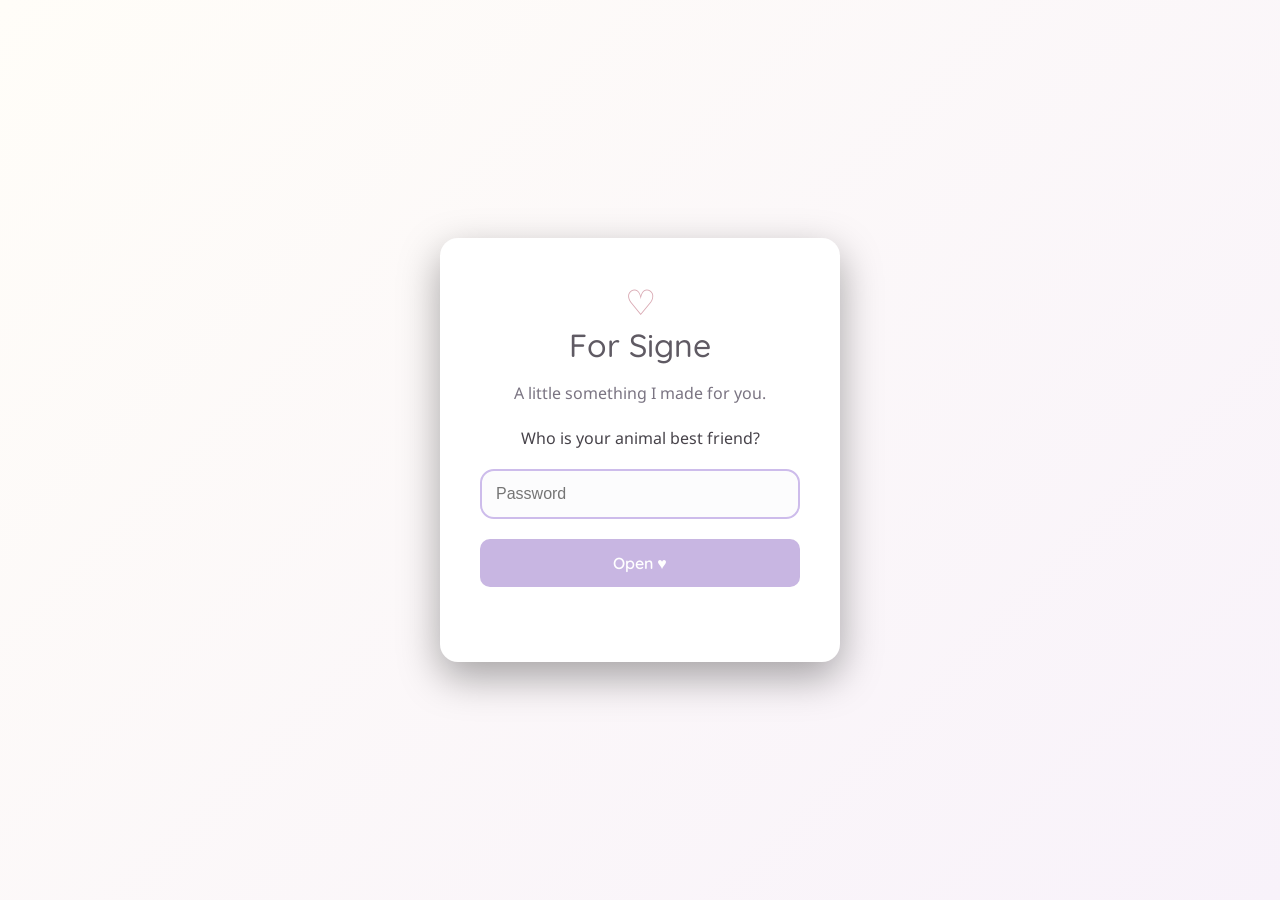
<file: index.html>
<!DOCTYPE html>
<html lang="en">

<head>
    <meta charset="UTF-8">

    <meta name="viewport" content="width=device-width, initial-scale=1.0">

    <title>For Signe ♥️</title>

    <link rel="preconnect" href="https://fonts.googleapis.com">

    <link rel="preconnect" href="https://fonts.gstatic.com" crossorigin>

    <link href="https://fonts.googleapis.com/css2?family=Quicksand:wght@300..700&display=swap" rel="stylesheet">
    <link
        href="https://fonts.googleapis.com/css2?family=Noto+Sans+Georgian:wght@100..900&family=Quicksand:wght@300..700&display=swap"
        rel="stylesheet">


    <link rel="stylesheet" href="style.css">

</head>

<body>

    <div id="login-container">

        <div class="heart">
            ♡
        </div>

        <h1>For Signe</h1>

        <p>A little something I made for you.</p>
        Who is your animal best friend?
        </p>

        <input type="password" id="password" placeholder="Password">

        <button id="login-button">

            Open ♥️

        </button>

        <p id="message"></p>

    </div>

    <div id="website-content">

        <header class="site-header">
            <button id="home-button" class="home-button" type="button" aria-label="Return to home">⌂ Home</button>
            <span class="site-header-title">Our Little Story ♥️</span>
        </header>

        <main id="home-page" class="app-page active">
            <section id="home-reunion" aria-labelledby="reunion-heading">
                <div class="home-reunion-card">
                    <div class="heart">♥️</div>
                    <h1 id="reunion-heading">Until We Are Together Again</h1>
                    <p class="reunion-date">Next reunion: November 15, 2026 🇨🇴</p>
                    <div class="countdown-section">
                        <div id="countdown">
                            <div class="time-box">
                                <span id="days">0</span>
                                <small>Days</small>
                            </div>
                            <div class="time-box">
                                <span id="hours">0</span>
                                <small>Hours</small>
                            </div>
                            <div class="time-box">
                                <span id="minutes">0</span>
                                <small>Minutes</small>
                            </div>
                            <div class="time-box">
                                <span id="seconds">0</span>
                                <small>Seconds</small>
                            </div>
                        </div>
                    </div>
                </div>
            </section>

            <section class="home-card">
                <div class="heart">♥️</div>
                <h1>Our Little Story</h1>
                <p>Memories, songs, and little pieces of us. Choose a page to revisit.</p>

                <nav class="home-grid" aria-label="Explore our memories">
                    <button class="home-tile" type="button" data-page="letter-page">
                        <span class="tile-icon">💌</span>
                        <span class="tile-title">Letters &amp; Little Reminders</span>
                        <span class="tile-description">Notes, letters, and things to remember</span>
                    </button>
                    <button class="home-tile" type="button" data-page="puzzle-page">
                        <span class="tile-icon">🧩</span>
                        <span class="tile-title">Uncover a Memory</span>
                        <span class="tile-description">Put the pieces together</span>
                    </button>
                    <button class="home-tile" type="button" data-page="music-page">
                        <span class="tile-icon">🎵</span>
                        <span class="tile-title">Songs That Remind Me of You</span>
                        <span class="tile-description">The stories behind our songs</span>
                    </button>
                    <button class="home-tile" type="button" data-page="memory-page">
                        <span class="tile-icon">📷</span>
                        <span class="tile-title">Memory Lane</span>
                        <span class="tile-description">Favorite photos of us</span>
                    </button>
                    <button class="home-tile" type="button" data-page="final-page">
                        <span class="tile-icon">💌</span>
                        <span class="tile-title">A Note for You</span>
                        <span class="tile-description">A little message from me</span>
                    </button>
                    <button class="home-tile" type="button" data-page="adventures-page">
                        <span class="tile-icon">✈️</span>
                        <span class="tile-title">Our Adventures</span>
                        <span class="tile-description">Memories from the places we've shared</span>
                    </button>
                </nav>
            </section>
        </main>

        <div id="letter-page" class="app-page">

            <div class="letter-card">

                <h1>Letters &amp; Little Reminders ♥️</h1>
                <p class="letters-intro">Little notes, letters, and the moments I want you to remember.</p>
                <div id="letter-list" aria-label="Letters and reminders"></div>

                <button id="continue-button">Continue →</button>


            </div>

        </div>

        <div id="puzzle-page" class="app-page">

            <div class="puzzle-card">

                <h1>
                    A memory waiting to be uncovered ♥️
                </h1>


                <p>
                    Put the pieces together. A new photo appears each time.
                </p>


                <div id="puzzle-container">

                </div>

                <p id="puzzle-message"></p>

                <button id="puzzle-button">
                    Continue →
                </button>

            </div>

        </div>

        <div id="music-page" class="app-page">

            <div class="music-card">

                <h1>Songs That Remind Me of You ♥️</h1>

                <p class="music-intro">
                    Some remind me of you.
                    Others remind me of memories we've already made.
                <div id="songs">

                </div>

                <button id="music-continue">
                    Continue →
                </button>

            </div>

        </div>

        <div id="memory-page" class="app-page">

            <div class="memory-card">

                <div class="heart">
                    ♥️
                </div>


                <h1>
                    A Trip Down Memory Lane
                </h1>


                <p class="memory-intro">
                    My favorite photos of us.
                    <br>
                    Little moments that I will always cherish.
                </p>


                <div id="photo-gallery">

                </div>


                <button id="photo-continue">
                    Continue →
                </button>


            </div>

        </div>

        <div id="adventures-page" class="app-page">

            <div class="final-card adventures-card">

                <div class="heart">
                    ♥️
                </div>

                <h1>
                    Adventures We've Shared
                </h1>

                <section class="adventures-section" aria-labelledby="adventures-heading">
                    <h2 id="adventures-heading">Our memories together ♥️</h2>
                    <div id="adventure-list">
                    </div>
                </section>
            </div>
        </div>

        <div id="final-page" class="app-page">
            <div class="final-card">
                <div class="heart">♥️</div>
                <h1>A Note for You</h1>

                <p id="final-message">

                </p>


                <button id="restart-button">
                    Replay our Story ♥️
                </button>

            </div>

        </div>

    </div>

    <script src="script.js"></script>

</body>

</html>
</file>
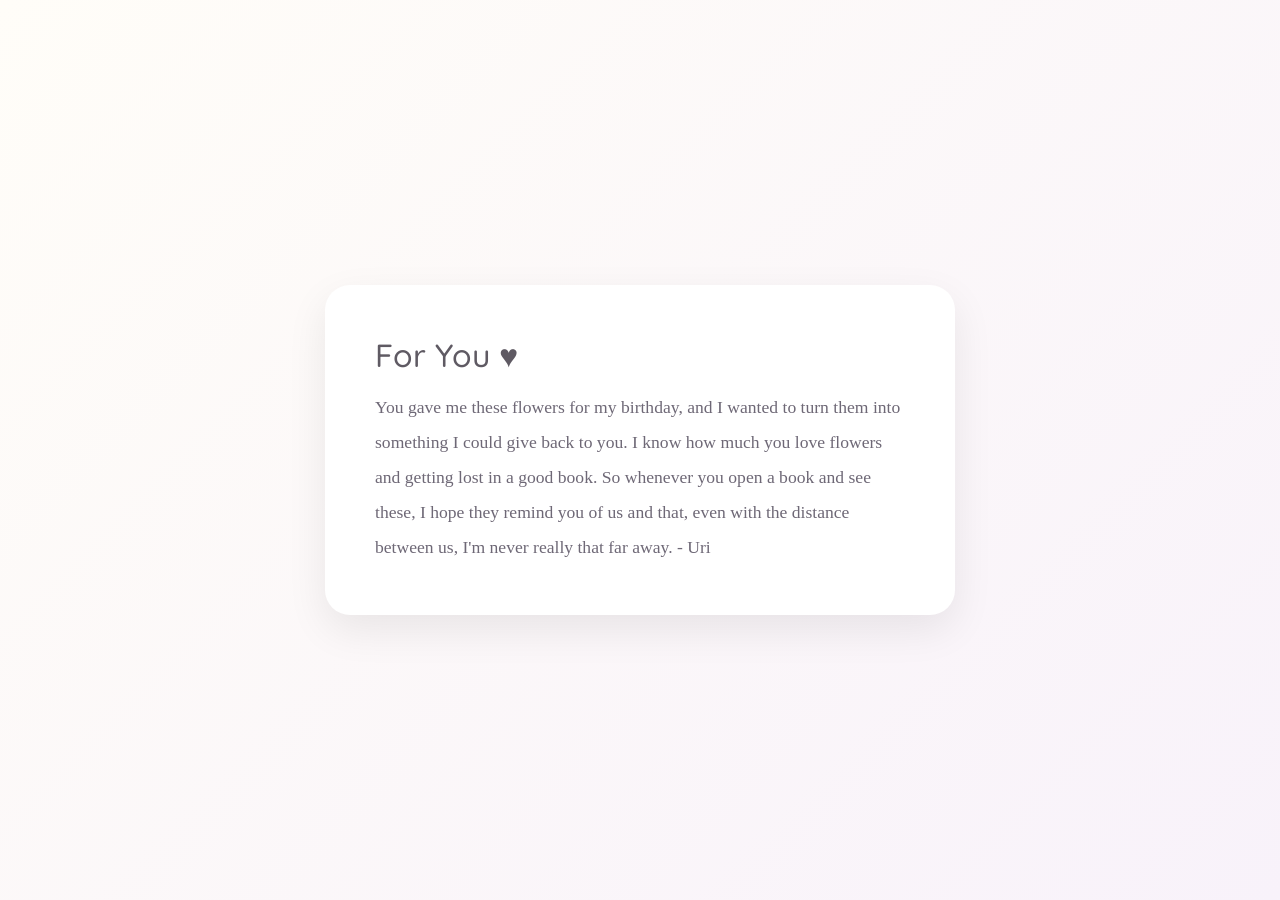
<file: letter.html>
<!DOCTYPE html>
<html lang="en">

<head>

    <meta charset="UTF-8">

    <meta name="viewport" content="width=device-width, initial-scale=1.0">

    <title>For Signe ♥️</title>

    <link rel="preconnect" href="https://fonts.googleapis.com">

    <link rel="preconnect" href="https://fonts.gstatic.com" crossorigin>

    <link href="https://fonts.googleapis.com/css2?family=Quicksand:wght@300..700&display=swap" rel="stylesheet">
    <link
        href="https://fonts.googleapis.com/css2?family=Noto+Sans+Georgian:wght@100..900&family=Quicksand:wght@300..700&display=swap"
        rel="stylesheet">

    <link rel="stylesheet" href="style.css?v=1.1">

</head>


<body>

    <div id="secret-letter-page">

        <div class="secret-letter-card">

            <div class="heart">
            </div>

            <h1>
                For You ♥️
            </h1>

            <div id="secret-letter-text">

                You gave me these flowers for my birthday,
                and I wanted to turn them into something I could give back to you.

                I know how much you love flowers and getting lost in a good book.
                So whenever you open a book and see these, I hope they remind you of us and that,
                even with the distance between us, I'm never really that far away.

                - Uri

            </div>

        </div>

    </div>

</body>

</html>
</file>
<file: style.css>
/* Reset some default browser spacing */
* {
    margin: 0;
    padding: 0;
    box-sizing: border-box;
}

/* Center everything on the page */
body {
    background: linear-gradient(
        135deg,
        #FFFDF8,
        #F8F2FA
    );

    color: #47434A;

    font-family: "Noto Sans Georgian", serif;

    display: flex;
    justify-content: center;
    align-items: center;

    min-height:100vh;

    overflow-x:hidden;
}

/* Login box */
#login-container {

    width: 90%;

    max-width: 400px;

    background: #FFFFFF;

    padding: 40px;

    border-radius: 18px;

    text-align: center;

    box-shadow: 0 15px 40px rgba(0,0,0,.35);

    transition: opacity .8s ease;

    animation: fadeIn 1.2s ease;


}

.heart {

    font-size: 35px;

    color: #D8A7B1;


}
/* Main title */
h1 {

    color: #5f5a63;

    margin-bottom: 15px;

    font-family: "Quicksand", sans-serif;

    font-size: 2rem;

    font-weight: 500;

}

/* Small text */
p {

    margin-bottom: 20px;

    color: #7A7482;

    line-height: 1.7;

}

/* Password field */
input {

    width: 100%;

    padding: 14px;

    background: #FCFCFD;

    border: 2px solid #E8E4EE;

    border-radius: 14px;

    border-color: #CDBCEB;

    font-size: 16px;

    margin-bottom: 20px;

}

/* Button */
button {

    width: 100%;

    margin-bottom: 15px;

    padding: 14px;

    border: none;

    border-radius: 10px;

    background: #C8B6E2;

    color: white;

    font-family: "Quicksand", sans-serif;
    
    font-weight: 600;

    font-size: 16px;

    cursor: pointer;

    transition: .3s ease;

}

/* Button hover effect */
button:hover {

    background: #BFA7D9;

    transform: scale(1.02); 
    transform: translateY(-2px);

}

#message{

    color: rgb(226, 91, 91);

}

#website-content{
    display: none;

    opacity: 0;

    transform: translateY(10px);

    transition: opacity .9s ease, transform .9s ease;

}

#website-content.visible{
    display: block;
    opacity: 1;
    transform: translateY(0);
}

.hidden {
    opacity: 0;
    pointer-events: none;
}

.visible {
    opacity: 1;
}

#letter-page {

    min-height: 100vh;

    display: flex;

    justify-content: center;

    align-items: center;

    transition: opacity .9s ease, transform .9s ease;

}


.letter-card {

    background: #FFFFFF;

    width: 90%;

    max-width: 800px;

    padding: 35px;

    border-radius: 25px;

    box-shadow:
        0 15px 40px rgba(0,0,0,0.08);

    text-align: center;

}


#letter-list {
    display: grid;
    gap: 14px;
    margin: 24px 0;
    text-align: left;
}

.letters-intro {
    margin-top: 10px;
    color: #6E6876;
}

#puzzle-page {

    display: none;

    opacity: 0;

    width: 100%;

    min-height: 100vh;

    justify-content: center;

    align-items: center;

    transition: opacity .9s ease, transform .9s ease;

}

#puzzle-page.visible{

    opacity: 1;

    transform: translateY(0);

}

.puzzle-card {

    background: white;

    width: 90%;

    max-width: 650px;

    padding: 50px;

    border-radius: 25px;

    box-shadow:
    0 15px 40px rgba(0,0,0,.08);

    text-align:center;

}

#puzzle-message {

    display: none;

    opacity: 0;

    transition: opacity 1s ease;

}

#puzzle-message.visible {

    display: block;

    opacity: 1;

}

#puzzle-container {

    display: grid;

    grid-template-columns:
        repeat(3, var(--piece-width));

    grid-template-rows:
        repeat(3, var(--piece-height));

    gap: 5px;

    justify-content: center;

    padding: 10px;

    background: #FFFDF8;

    border-radius: 20px;

}

:root {

    --piece-width: min(28vw, 150px);
    --piece-height: calc(var(--piece-width) * 4 / 3);

}

.piece {

    width: var(--piece-width);

    height: var(--piece-height);

    background-size:
        calc(var(--piece-width) * 3)
        calc(var(--piece-height) * 3);

    cursor: pointer;

    border-radius: 12px;

    transition:
        transform .25s ease,
        box-shadow .25s ease;

}


/* Selected piece */

.piece.selected {

    transform:
        scale(1.08)
        translateY(-12px)
        rotate(2deg);

    box-shadow:
        0 15px 30px rgba(0,0,0,.15);

}

#continue-button {

    opacity: 0;

    pointer-events: none;

    transition: .3s ease opacity 2s ease;

}

/* Music Page */

#music-page{

    display:none;

    opacity:0;

    margin-top: 5vh;

    text-align: center;

    width:100%;

    min-height:100vh;

    justify-content:center;

    align-items:center;

    padding:20px;

    transition:opacity .9s ease;

}

#music-page.visible{

    display:flex;

    opacity:1;

}

.music-card {

    background:white;

    width:90%;

    max-width:800px;

    padding:50px;

    border-radius:25px;

    box-shadow:
        0 15px 40px rgba(0,0,0,.08);

    text-align:center;

}

.song{

    background:#FCFAFD;

    border-radius:20px;

    padding:25px;

    margin:30px 0;

    box-shadow:
        0 10px 20px rgba(0,0,0,.08);

    transition:
        transform .25s ease,
        box-shadow .25s ease;

}

.song iframe {

    width:100%;

    border-radius:12px;

    margin:15px 0;

}

.song:hover{

    transform:translateY(-5px);

    box-shadow:
        0 20px 40px rgba(0, 0, 0, 0.14);

}

#song-message{
    color: #5f5a63;
    font-size: medium;

    text-align: center;

    margin-top: 5px;

    margin-bottom: 0px;
}

.song-title {

    font-family:"Quicksand", sans-serif;

    color:#5f5a63;

    margin-bottom:5px;

}


.artist {

    color:#A79EAE;

    font-size:.9rem;

    margin-bottom: 5px;

}

#memory-page {

    display:none;

    opacity:0;

    width:100%;

    min-height:100vh;

    justify-content:center;

    align-items:center;

    padding:20px;

    transition:
        opacity .9s ease;

}


#memory-page.visible {

    display:flex;

    opacity:1;

}



.memory-card {

    background:white;

    width:90%;

    max-width:800px;

    padding:50px;

    border-radius:25px;

    box-shadow:
        0 15px 40px rgba(0,0,0,.08);

    text-align:center;

}

#photo-gallery {

    display:grid;

    grid-template-columns:
        repeat(2,1fr);

    gap:25px;

    margin:40px 0;

}

.photo-card {

    background:#FCFAFD;

    padding:15px;

    border-radius:15px;

}


.photo-card img {

    width:100%;

    border-radius:12px;

    display:block;

}


.photo-card p {

    margin-top:15px;

    font-family:Georgia,serif;

    font-size:.95rem;

}

#final-page {

    display:none;

    opacity:0;

    width:100%;

    min-height:100vh;

    justify-content:center;

    align-items:center;

    transition:
        opacity .9s ease;

}


#final-page.visible {

    display:flex;

    opacity:1;

}



.final-card {

    background:white;

    width:90%;

    max-width:700px;

    padding:60px 50px;

    border-radius:25px;

    box-shadow:
        0 15px 40px rgba(0,0,0,.08);

    text-align:center;

}



.final-card h1 {

    margin-bottom:30px;

}



#final-message {

    font-family:Georgia, serif;

    color:#6E6876;

    font-size:1.15rem;

    line-height:2;

    min-height:180px;

}

.countdown-section{

    margin:0px 0 30px;

    text-align:center;

}

.adventures-section {
    margin: 0 0 30px;
}

.adventures-section h2 {
    margin-bottom: 16px;
    color: #5f5a63;
    font-family: "Quicksand", sans-serif;
    font-size: 1.35rem;
    font-weight: 600;
}

.archive-entry-card {
    width: 100%;
    max-width: 760px;
    margin: 0 auto;
    padding: 0;
    background: #FCFAFD;
    border-radius: 18px;
    box-shadow: 0 8px 20px rgba(0,0,0,.06);
    overflow: hidden;
}

.archive-entry-toggle {
    display: flex;
    align-items: center;
    justify-content: space-between;
    gap: 16px;
    width: 100%;
    padding: 20px 24px;
    color: inherit;
    text-align: left;
    background: transparent;
    border: 0;
    cursor: pointer;
    font: inherit;
}

.archive-entry-toggle:hover,
.archive-entry-toggle:focus-visible {
    background: #F8F3F9;
}

.archive-entry-toggle:focus-visible {
    outline: 2px solid #A985AD;
    outline-offset: -3px;
}

.archive-entry-heading {
    display: grid;
    gap: 5px;
}

.archive-entry-heading p {
    margin: 0;
}

.archive-entry-title {
    color: #5f5a63;
    font-family: "Quicksand", sans-serif;
    font-size: 1.12rem;
    font-weight: 600;
}

.archive-entry-date {
    color: #A79EAE;
    font-size: .9rem;
}

.archive-entry-chevron {
    color: #8B718F;
    font-size: 1.5rem;
    line-height: 1;
    transition: transform .2s ease;
}

.archive-entry-card.expanded .archive-entry-chevron {
    transform: rotate(180deg);
}

.archive-entry-content[hidden] {
    display: none;
}

.archive-entry-content {
    padding: 0 24px 24px;
}

.letter-entry-content {
    color: #6E6876;
    font-family: Georgia, serif;
    font-size: 1rem;
    line-height: 1.85;
}

.letter-entry-content p + p {
    margin-top: 14px;
}

.letter-signature {
    margin-top: 18px;
    white-space: pre-line;
}

.adventure-gallery {
    display: grid;
    grid-template-columns: repeat(auto-fit, minmax(220px, 1fr));
    align-items: start;
    gap: 14px;
    margin-top: 18px;
}

.adventure-photo {
    overflow: hidden;
    padding: 8px;
    background: #F5F0F6;
    border-radius: 14px;
}

.adventure-photo img {
    display: block;
    width: 100%;
    height: auto;
    max-height: 440px;
    object-fit: contain;
    border-radius: 9px;
}

@media (max-width: 600px) {
    .archive-entry-toggle {
        padding: 18px;
    }

    .archive-entry-content {
        padding: 0 18px 18px;
    }

    .adventure-gallery {
        grid-template-columns: repeat(auto-fit, minmax(150px, 1fr));
    }
}

#countdown{

    display:flex;

    justify-content:center;

    gap:20px;

    flex-wrap:wrap;

    margin-top:30px;

}

.time-box{

    width:110px;

    padding:20px;

    background:#FCFAFD;

    border-radius:18px;

    box-shadow:
        0 8px 20px rgba(0,0,0,.06);

}

.time-box span{

    display:block;

    font-size:2.2rem;

    font-family:"Quicksand", sans-serif;

    color:#C8B6E2;

    font-weight:700;

}

.time-box small{

    color:#7A7482;

    letter-spacing:1px;

    text-transform:uppercase;

}

#secret-letter-page {

    min-height:100vh;

    display:flex;

    justify-content:center;

    align-items:center;

    padding:30px 20px;

}


.secret-letter-card {

    background:white;

    width:90%;

    max-width:700px;

    padding:50px;

    border-radius:25px;

    box-shadow:
        0 15px 40px rgba(0,0,0,.08);

}


#secret-letter-text {

    font-family:Georgia, serif;

    font-size:1.1rem;

    line-height:2;

    color:#6E6876;

}

@keyframes fadeIn {

    from {

        opacity: 0;

        transform: translateY(15px);

    }

    to {

        opacity: 1;

        transform: translateY(0);

    }

}

@media (max-width: 600px){

    .letter-card {
        padding: 20px;
    }

    .puzzle-card{

        padding: 25px;

    }

    .music-card{
        padding: 10px;
    }

    .music-card h1{

        font-size:2rem;

    }

    #music-page{
        padding: 0px;
    }

    .memory-card{

        padding:30px 20px;

    }

    #photo-gallery{

        grid-template-columns:1fr;

    }

    .final-card{
        padding:20px 20px;
    }

}

/* Home screen and shared navigation */
#website-content {
    width: 100%;
}

#home-reunion {
    width: min(100% - 32px, 900px);
    margin: 22px auto 8px;
}

.home-reunion-card {
    padding: 26px 30px 22px;
    border: 1px solid rgba(200, 182, 226, .45);
    border-radius: 24px;
    background: linear-gradient(135deg, #fff, #FCFAFD);
    box-shadow: 0 12px 32px rgba(0,0,0,.07);
    text-align: center;
}

.home-reunion-card .heart {
    margin-bottom: 4px;
    font-size: 28px;
}

.home-reunion-card h1 {
    margin-bottom: 8px;
}

.home-reunion-card .reunion-date {
    margin-bottom: 6px;
}

.home-reunion-card .countdown-section {
    margin: 0;
}

.home-reunion-card #countdown {
    gap: 12px;
    margin-top: 14px;
}

.home-reunion-card .time-box {
    width: 90px;
    padding: 12px 10px;
}

.home-reunion-card .time-box span {
    font-size: 1.7rem;
}

.site-header {
    position: sticky;
    top: 0;
    z-index: 5;
    display: flex;
    align-items: center;
    justify-content: space-between;
    width: min(100% - 32px, 1000px);
    margin: 0 auto;
    padding: 14px 0;
}

.site-header-title {
    color: #7A7482;
    font-family: "Quicksand", sans-serif;
    font-weight: 600;
}

button.home-button {
    width: auto;
    margin: 0;
    padding: 10px 16px;
    border-radius: 999px;
}

#website-content .app-page {
    display: none;
    opacity: 0;
}

#website-content .app-page.active {
    display: flex;
    opacity: 1;
}

#home-page {
    flex-direction: column;
    align-items: center;
    justify-content: center;
    padding: 5px 16px 48px;
}

#adventures-page {
    width: 100%;
    min-height: 100vh;
    align-items: center;
    justify-content: center;
    padding: 20px;
}

.home-card {
    width: min(100%, 900px);
    padding: clamp(28px, 6vw, 56px);
    border-radius: 25px;
    background: #fff;
    box-shadow: 0 15px 40px rgba(0,0,0,.08);
    text-align: center;
}

.home-card > p {
    max-width: 540px;
    margin: 0 auto 32px;
}

.home-grid {
    display: grid;
    grid-template-columns: repeat(2, minmax(0, 1fr));
    gap: 16px;
}

button.home-tile {
    display: flex;
    flex-direction: column;
    align-items: flex-start;
    min-height: 150px;
    margin: 0;
    padding: 22px;
    border: 1px solid #F0EAF4;
    background: #FCFAFD;
    color: #5f5a63;
    text-align: left;
    transition: transform .2s ease, box-shadow .2s ease, background .2s ease;
}

button.home-tile:hover {
    transform: translateY(-3px);
    background: #F8F2FA;
    box-shadow: 0 10px 24px rgba(0,0,0,.08);
}

.tile-icon {
    margin-bottom: 12px;
    font-size: 1.5rem;
}

.tile-title {
    margin-bottom: 5px;
    font-family: "Quicksand", sans-serif;
    font-size: 1.05rem;
    font-weight: 700;
}

.tile-description {
    color: #7A7482;
    font-size: .9rem;
    font-weight: 400;
}

@media (max-width: 600px) {
    .home-grid {
        grid-template-columns: 1fr;
    }

    button.home-tile {
        min-height: 125px;
    }
}
</file>
